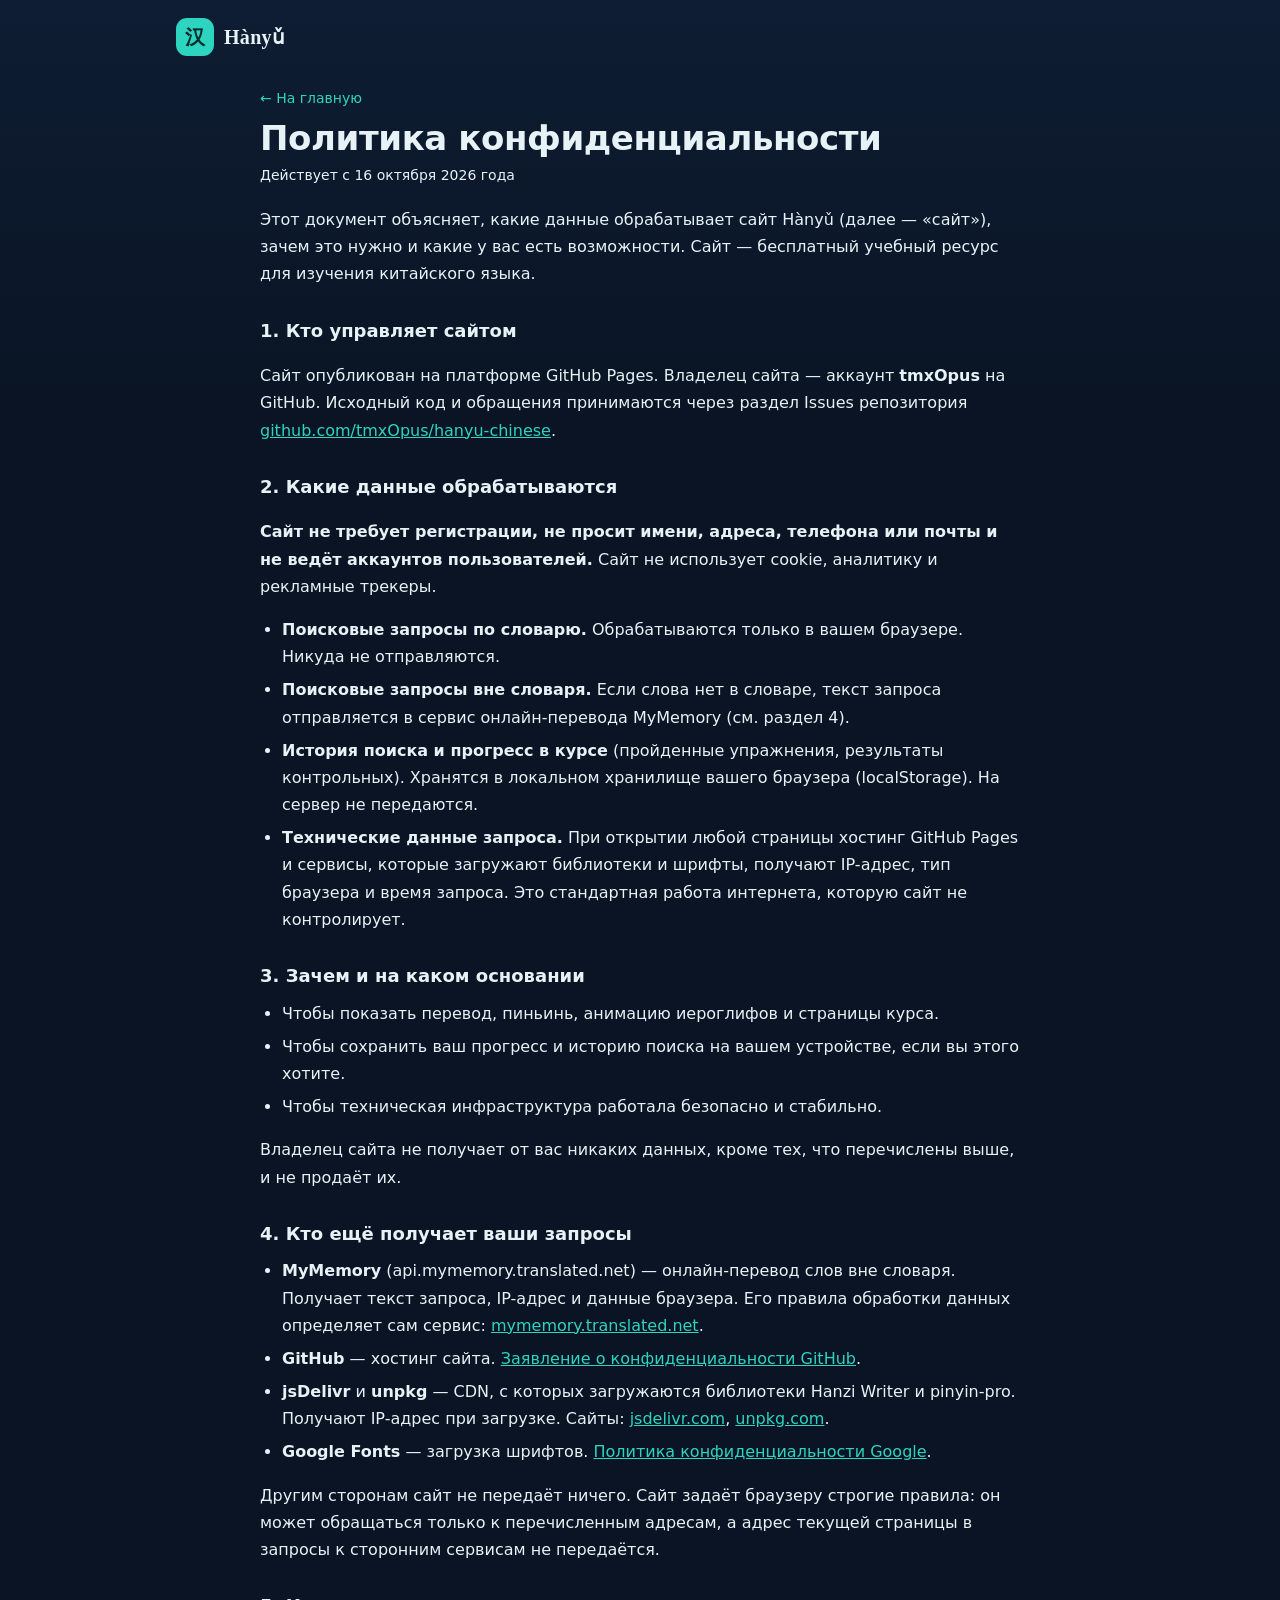
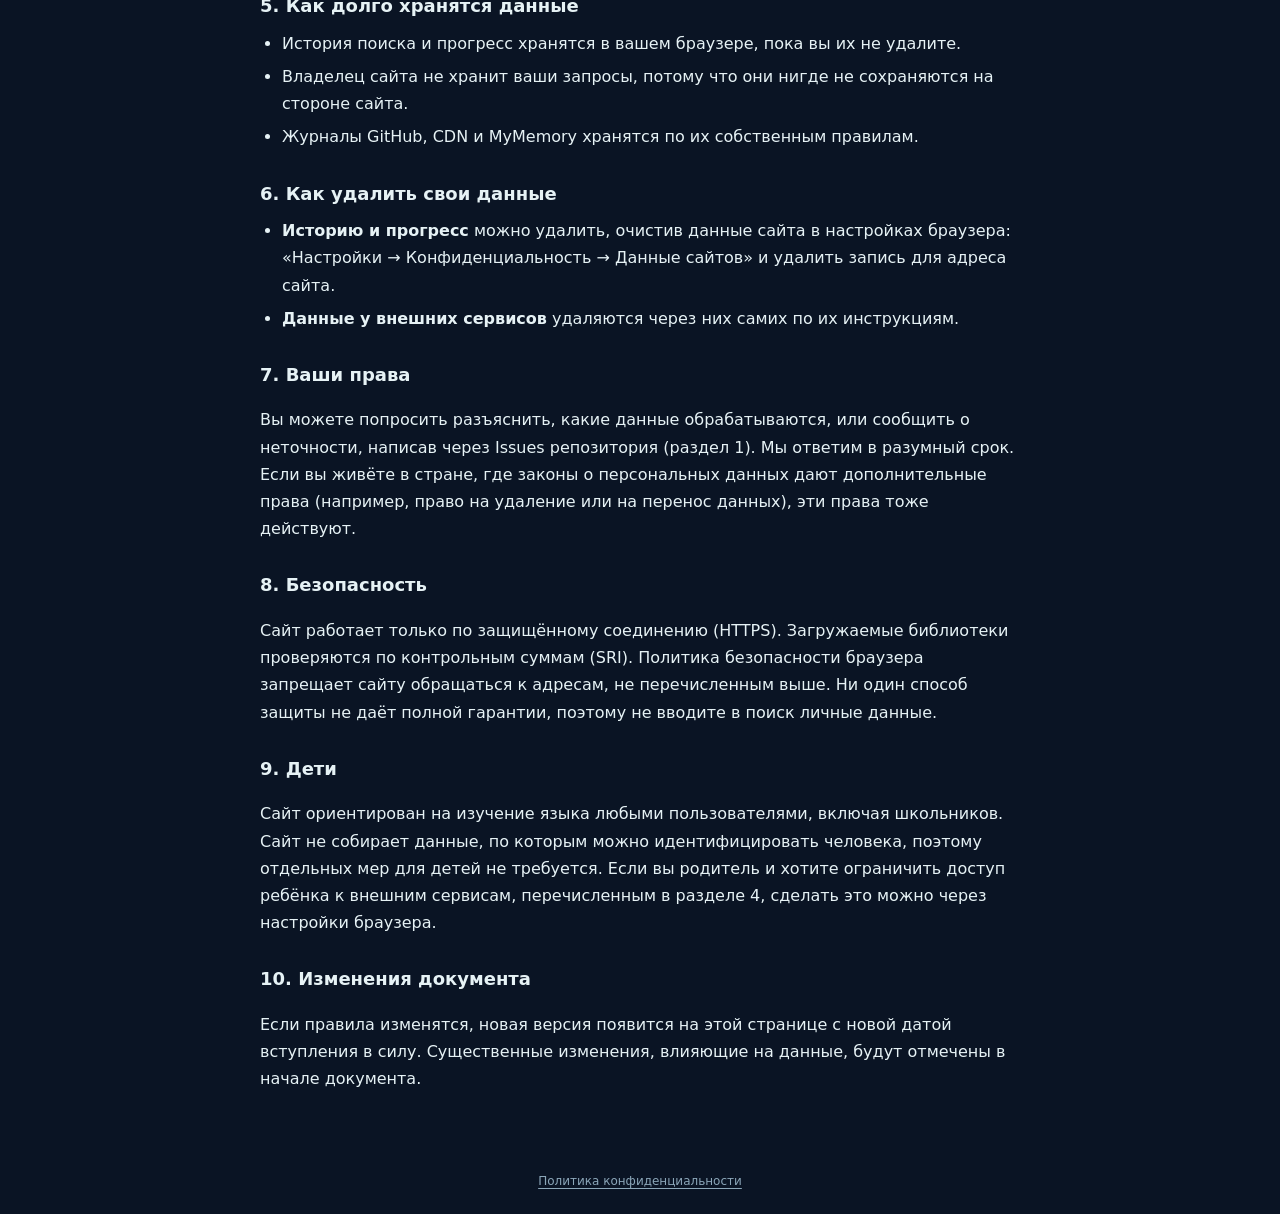
<file: privacy.html>
<!doctype html>
<html lang="ru">
<head>
  <meta charset="utf-8">
  <meta name="viewport" content="width=device-width, initial-scale=1">
  <title>Политика конфиденциальности — Hànyǔ</title>
  <meta name="description" content="Какие данные обрабатывает сайт Hànyǔ, зачем, кто ещё получает запросы и как их удалить.">
  <meta http-equiv="Content-Security-Policy" content="default-src 'self'; script-src 'self'; style-src 'self' https://fonts.googleapis.com; font-src 'self' https://fonts.gstatic.com; img-src 'self' data:; connect-src 'self'; object-src 'none'; base-uri 'self'; form-action 'none'">
  <meta name="referrer" content="strict-origin-when-cross-origin">
  <link rel="icon" href="data:image/svg+xml,%3Csvg xmlns='http://www.w3.org/2000/svg' viewBox='0 0 100 100'%3E%3Crect width='100' height='100' rx='22' fill='%230d9488'/%3E%3Ctext x='50' y='70' font-size='60' text-anchor='middle' fill='%23e6f2f5' font-family='serif'%3E%E6%B1%89%3C/text%3E%3C/svg%3E">
  <link rel="preconnect" href="https://fonts.googleapis.com">
  <link rel="preconnect" href="https://fonts.gstatic.com" crossorigin>
  <link href="https://fonts.googleapis.com/css2?family=Inter:wght@400;500;600;700&family=Noto+Serif+SC:wght@600&display=swap" rel="stylesheet">
  <link rel="stylesheet" href="css/style.css?v=9">
  <link rel="stylesheet" href="css/course.css?v=9">
  <link rel="stylesheet" href="css/legal.css?v=1">
</head>
<body>
  <header class="topbar">
    <a class="brand" href="./" aria-label="Hànyǔ — на главную">
      <span class="brand-mark">汉</span>
      <span class="brand-text">Hànyǔ</span>
    </a>
  </header>

  <main class="container">
    <article class="legal">
      <a class="back" href="./">← На главную</a>
      <h1>Политика конфиденциальности</h1>
      <p class="legal-date">Действует с 16 октября 2026 года</p>

      <p>Этот документ объясняет, какие данные обрабатывает сайт Hànyǔ (далее — «сайт»), зачем это нужно и какие у вас есть возможности. Сайт — бесплатный учебный ресурс для изучения китайского языка.</p>

      <h2>1. Кто управляет сайтом</h2>
      <p>Сайт опубликован на платформе GitHub Pages. Владелец сайта — аккаунт <b>tmxOpus</b> на GitHub. Исходный код и обращения принимаются через раздел Issues репозитория <a href="https://github.com/tmxOpus/hanyu-chinese/issues" target="_blank" rel="noopener">github.com/tmxOpus/hanyu-chinese</a>.</p>

      <h2>2. Какие данные обрабатываются</h2>
      <p><b>Сайт не требует регистрации, не просит имени, адреса, телефона или почты и не ведёт аккаунтов пользователей.</b> Сайт не использует cookie, аналитику и рекламные трекеры.</p>
      <ul>
        <li><b>Поисковые запросы по словарю.</b> Обрабатываются только в вашем браузере. Никуда не отправляются.</li>
        <li><b>Поисковые запросы вне словаря.</b> Если слова нет в словаре, текст запроса отправляется в сервис онлайн-перевода MyMemory (см. раздел 4).</li>
        <li><b>История поиска и прогресс в курсе</b> (пройденные упражнения, результаты контрольных). Хранятся в локальном хранилище вашего браузера (localStorage). На сервер не передаются.</li>
        <li><b>Технические данные запроса.</b> При открытии любой страницы хостинг GitHub Pages и сервисы, которые загружают библиотеки и шрифты, получают IP-адрес, тип браузера и время запроса. Это стандартная работа интернета, которую сайт не контролирует.</li>
      </ul>

      <h2>3. Зачем и на каком основании</h2>
      <ul>
        <li>Чтобы показать перевод, пиньинь, анимацию иероглифов и страницы курса.</li>
        <li>Чтобы сохранить ваш прогресс и историю поиска на вашем устройстве, если вы этого хотите.</li>
        <li>Чтобы техническая инфраструктура работала безопасно и стабильно.</li>
      </ul>
      <p>Владелец сайта не получает от вас никаких данных, кроме тех, что перечислены выше, и не продаёт их.</p>

      <h2>4. Кто ещё получает ваши запросы</h2>
      <ul>
        <li><b>MyMemory</b> (api.mymemory.translated.net) — онлайн-перевод слов вне словаря. Получает текст запроса, IP-адрес и данные браузера. Его правила обработки данных определяет сам сервис: <a href="https://mymemory.translated.net/" target="_blank" rel="noopener">mymemory.translated.net</a>.</li>
        <li><b>GitHub</b> — хостинг сайта. <a href="https://docs.github.com/site-policy/privacy-policies/github-privacy-statement" target="_blank" rel="noopener">Заявление о конфиденциальности GitHub</a>.</li>
        <li><b>jsDelivr</b> и <b>unpkg</b> — CDN, с которых загружаются библиотеки Hanzi Writer и pinyin-pro. Получают IP-адрес при загрузке. Сайты: <a href="https://www.jsdelivr.com/" target="_blank" rel="noopener">jsdelivr.com</a>, <a href="https://unpkg.com/" target="_blank" rel="noopener">unpkg.com</a>.</li>
        <li><b>Google Fonts</b> — загрузка шрифтов. <a href="https://policies.google.com/privacy" target="_blank" rel="noopener">Политика конфиденциальности Google</a>.</li>
      </ul>
      <p>Другим сторонам сайт не передаёт ничего. Сайт задаёт браузеру строгие правила: он может обращаться только к перечисленным адресам, а адрес текущей страницы в запросы к сторонним сервисам не передаётся.</p>

      <h2>5. Как долго хранятся данные</h2>
      <ul>
        <li>История поиска и прогресс хранятся в вашем браузере, пока вы их не удалите.</li>
        <li>Владелец сайта не хранит ваши запросы, потому что они нигде не сохраняются на стороне сайта.</li>
        <li>Журналы GitHub, CDN и MyMemory хранятся по их собственным правилам.</li>
      </ul>

      <h2>6. Как удалить свои данные</h2>
      <ul>
        <li><b>Историю и прогресс</b> можно удалить, очистив данные сайта в настройках браузера: «Настройки → Конфиденциальность → Данные сайтов» и удалить запись для адреса сайта.</li>
        <li><b>Данные у внешних сервисов</b> удаляются через них самих по их инструкциям.</li>
      </ul>

      <h2>7. Ваши права</h2>
      <p>Вы можете попросить разъяснить, какие данные обрабатываются, или сообщить о неточности, написав через Issues репозитория (раздел 1). Мы ответим в разумный срок. Если вы живёте в стране, где законы о персональных данных дают дополнительные права (например, право на удаление или на перенос данных), эти права тоже действуют.</p>

      <h2>8. Безопасность</h2>
      <p>Сайт работает только по защищённому соединению (HTTPS). Загружаемые библиотеки проверяются по контрольным суммам (SRI). Политика безопасности браузера запрещает сайту обращаться к адресам, не перечисленным выше. Ни один способ защиты не даёт полной гарантии, поэтому не вводите в поиск личные данные.</p>

      <h2>9. Дети</h2>
      <p>Сайт ориентирован на изучение языка любыми пользователями, включая школьников. Сайт не собирает данные, по которым можно идентифицировать человека, поэтому отдельных мер для детей не требуется. Если вы родитель и хотите ограничить доступ ребёнка к внешним сервисам, перечисленным в разделе 4, сделать это можно через настройки браузера.</p>

      <h2>10. Изменения документа</h2>
      <p>Если правила изменятся, новая версия появится на этой странице с новой датой вступления в силу. Существенные изменения, влияющие на данные, будут отмечены в начале документа.</p>
    </article>
  </main>

  <footer class="footer">
    <a href="privacy.html">Политика конфиденциальности</a>
  </footer>
</body>
</html>
</file>
<file: css/style.css>
:root {
  --bg: #0a1424;
  --bg-2: #0e1d33;
  --card: #112742;
  --card-2: #163252;
  --ink: #e6f2f5;
  --muted: #8ba6b8;
  --line: #1f3b5a;
  --accent: #2dd4bf;
  --accent-ink: #042f2e;
  --accent-soft: rgba(45, 212, 191, .14);
  --shadow: 0 1px 2px rgba(0, 0, 0, .3), 0 18px 40px -18px rgba(0, 0, 0, .6);
  --radius: 18px;

  /* Тоны пиньиня — читаются на тёмном фоне */
  --t1: #ff8fab;
  --t2: #8ce99a;
  --t3: #74c0fc;
  --t4: #d0bfff;
  --t5: #adb5bd;

  color-scheme: dark;
}

* { box-sizing: border-box; }
[hidden] { display: none !important; }
html, body { margin: 0; }

body {
  font-family: "Inter", system-ui, -apple-system, "Segoe UI", Roboto, sans-serif;
  background:
    radial-gradient(900px 480px at 50% -12%, rgba(45, 212, 191, .10), transparent 70%),
    linear-gradient(180deg, var(--bg-2), var(--bg) 420px);
  background-color: var(--bg);
  color: var(--ink);
  min-height: 100vh;
  display: flex;
  flex-direction: column;
  -webkit-font-smoothing: antialiased;
}

button, input { font: inherit; }

:focus-visible {
  outline: 3px solid var(--accent);
  outline-offset: 3px;
  border-radius: 8px;
}
.search input:focus-visible { outline: none; }

.visually-hidden {
  position: absolute;
  width: 1px;
  height: 1px;
  overflow: hidden;
  clip: rect(0 0 0 0);
  white-space: nowrap;
}

.container {
  width: 100%;
  max-width: 960px;
  margin: 0 auto;
  padding: 0 16px;
  flex: 1;
}

/* ---------- Шапка ---------- */
.topbar {
  display: flex;
  align-items: center;
  justify-content: space-between;
  gap: 16px;
  max-width: 960px;
  width: 100%;
  margin: 0 auto;
  padding: 18px 16px 0;
}

/* Навигация между словарём и курсом (общая для всех страниц) */
.site-nav { display: flex; gap: 18px; font-size: 14px; }
.site-nav a {
  color: var(--muted);
  text-decoration: none;
  padding: 6px 2px;
  border-bottom: 2px solid transparent;
}
.site-nav a:hover { color: var(--ink); }
.site-nav a[aria-current="page"] { color: var(--accent); border-bottom-color: var(--accent); }

/* Кнопка «Правила» в шапке — заметная, как отдельная кнопка */
.site-nav a.nav-pill {
  border: 1px solid var(--accent);
  border-radius: 999px;
  padding: 6px 14px;
  color: var(--accent);
  font-weight: 600;
  border-bottom-color: var(--accent);
}
.site-nav a.nav-pill:hover { background: var(--accent-soft); color: var(--accent); }

/* Кнопка «Начать изучение» внизу главной: градиент, пульсирующее свечение и звёздочки */
.cta {
  display: flex;
  justify-content: center;
  padding: 36px 0 8px;
  animation: float 3s ease-in-out infinite;
}

@keyframes float {
  0%, 100% { transform: translateY(0); }
  50% { transform: translateY(-6px); }
}

.btn-hero {
  position: relative;
  display: inline-flex;
  align-items: center;
  padding: 18px 40px;
  border-radius: 999px;
  background: linear-gradient(135deg, #5eead4 0%, #2dd4bf 40%, #0f9d8f 100%);
  color: #042f2e;
  font-size: 18px;
  font-weight: 700;
  letter-spacing: .2px;
  text-decoration: none;
  box-shadow:
    0 0 0 1px rgba(255, 255, 255, .12) inset,
    0 14px 36px -10px rgba(45, 212, 191, .55);
  animation: pulse 2.4s ease-in-out infinite;
  transition: transform .2s ease;
}

@keyframes pulse {
  0%, 100% {
    box-shadow:
      0 0 0 1px rgba(255, 255, 255, .12) inset,
      0 0 0 0 rgba(45, 212, 191, .55),
      0 14px 36px -10px rgba(45, 212, 191, .55);
  }
  50% {
    box-shadow:
      0 0 0 1px rgba(255, 255, 255, .12) inset,
      0 0 0 14px rgba(45, 212, 191, 0),
      0 18px 46px -8px rgba(45, 212, 191, .9);
  }
}
.btn-hero::before {
  /* блик, проходящий по кнопке */
  content: "";
  position: absolute;
  inset: 0;
  border-radius: inherit;
  background: linear-gradient(105deg, transparent 35%, rgba(255, 255, 255, .45) 50%, transparent 65%);
  background-size: 250% 100%;
  background-position: 120% 0;
  animation: shine 3.6s ease-in-out infinite;
  pointer-events: none;
}
.btn-hero:hover {
  transform: translateY(-2px);
  box-shadow:
    0 0 0 1px rgba(255, 255, 255, .15) inset,
    0 20px 44px -12px rgba(45, 212, 191, .7);
}
.btn-hero:active { transform: scale(.97); }
.btn-hero-text { position: relative; }

.btn-hero .star {
  position: absolute;
  color: #ccfbf1;
  font-size: 14px;
  line-height: 1;
  pointer-events: none;
  text-shadow: 0 0 8px rgba(204, 251, 241, .9);
  animation: twinkle 2.4s ease-in-out infinite;
}
.btn-hero .s1 { top: -10px; left: 22px; font-size: 16px; }
.btn-hero .s2 { top: -14px; right: 34px; font-size: 11px; animation-delay: .5s; }
.btn-hero .s3 { bottom: -12px; left: 50%; font-size: 13px; animation-delay: 1s; }
.btn-hero .s4 { bottom: -8px; right: 22px; font-size: 16px; animation-delay: 1.5s; }
.btn-hero .s5 { top: 50%; left: -14px; font-size: 11px; animation-delay: .8s; }

@keyframes twinkle {
  0%, 100% { opacity: .35; transform: scale(.6) rotate(0deg); }
  50% { opacity: 1; transform: scale(1.2) rotate(45deg); }
}

@keyframes shine {
  0%, 60% { background-position: 120% 0; }
  100% { background-position: -120% 0; }
}

.brand {
  display: inline-flex;
  align-items: center;
  gap: 10px;
  text-decoration: none;
  color: var(--ink);
}

/* Логотип: засечковый шрифт Noto Serif SC — читается легко и выглядит по-китайски */
.brand-mark {
  display: grid;
  place-items: center;
  width: 38px;
  height: 38px;
  border-radius: 11px;
  background: var(--accent);
  color: var(--accent-ink);
  font-family: "Noto Serif SC", serif;
  font-size: 20px;
  font-weight: 600;
  line-height: 1;
}

.brand-text {
  font-family: "Noto Serif SC", serif;
  font-size: 20px;
  font-weight: 600;
  line-height: 1;
  letter-spacing: .3px;
}

/* ---------- Поиск ---------- */
.hero { padding: 72px 0 8px; text-align: center; }

h1 {
  margin: 0 0 22px;
  font-size: clamp(28px, 5vw, 40px);
  line-height: 1.15;
  font-weight: 700;
  letter-spacing: -.4px;
}

.search {
  display: flex;
  align-items: center;
  gap: 8px;
  padding: 7px 7px 7px 18px;
  background: var(--card);
  border: 1px solid var(--line);
  border-radius: 999px;
  box-shadow: var(--shadow);
  transition: border-color .2s, box-shadow .2s;
}
.search:focus-within {
  border-color: var(--accent);
  box-shadow: 0 0 0 4px var(--accent-soft), var(--shadow);
}

.search-icon {
  width: 20px;
  height: 20px;
  flex: none;
  color: var(--muted);
}

.search input {
  flex: 1;
  min-width: 0;
  border: 0;
  outline: 0;
  background: transparent;
  color: var(--ink);
  font-size: 18px;
  padding: 10px 0;
  font-family: "Noto Sans SC", "Inter", sans-serif;
}
.search input::placeholder { color: var(--muted); opacity: .8; }

.btn-primary {
  border: 0;
  cursor: pointer;
  padding: 12px 24px;
  border-radius: 999px;
  background: var(--accent);
  color: var(--accent-ink);
  font-weight: 700;
  transition: filter .2s, transform .15s;
}
.btn-primary:hover { filter: brightness(1.08); }
.btn-primary:active { transform: scale(.97); }

.chips {
  display: flex;
  flex-wrap: wrap;
  gap: 8px;
  justify-content: center;
  margin-top: 16px;
}

.chip {
  border: 1px solid var(--line);
  background: var(--card);
  color: var(--ink);
  border-radius: 999px;
  padding: 7px 14px;
  font-size: 14px;
  cursor: pointer;
  transition: border-color .2s, color .2s, transform .15s;
}
.chip:hover { border-color: var(--accent); color: var(--accent); }
.chip:active { transform: scale(.97); }
.chip .zh-chip { font-family: "Noto Sans SC", sans-serif; margin-right: 4px; }

.suggest { margin-top: 14px; }
.suggest-label {
  display: block;
  margin-bottom: 8px;
  font-size: 13px;
  color: var(--muted);
}

/* ---------- Карточка результата ---------- */
.result { margin: 24px 0 8px; animation: rise .4s cubic-bezier(.2, .7, .2, 1); }

@keyframes rise {
  from { opacity: 0; transform: translateY(8px); }
  to { opacity: 1; transform: none; }
}

.result-card {
  background: var(--card);
  border: 1px solid var(--line);
  border-radius: var(--radius);
  box-shadow: var(--shadow);
  padding: 30px;
}

.result-top {
  display: flex;
  align-items: center;
  justify-content: space-between;
  gap: 12px;
  flex-wrap: wrap;
}

.badge {
  font-size: 12px;
  font-weight: 600;
  padding: 5px 11px;
  border-radius: 999px;
  background: var(--accent-soft);
  color: var(--accent);
}

.source { font-size: 12px; color: var(--muted); }
.source.online { color: #fcc419; }

.word-row {
  display: flex;
  align-items: flex-end;
  gap: 16px;
  flex-wrap: wrap;
  margin: 16px 0 4px;
}

.word-zh {
  font-family: "Noto Sans SC", "PingFang SC", sans-serif;
  font-size: clamp(60px, 12vw, 92px);
  font-weight: 500;
  line-height: 1;
  word-break: break-word;
}

.speak { margin-bottom: 10px; }

.pinyin {
  font-size: clamp(20px, 3.4vw, 26px);
  font-weight: 500;
  margin-bottom: 16px;
  word-break: break-word;
}

.syl { font-weight: 600; }
.t1 { color: var(--t1); }
.t2 { color: var(--t2); }
.t3 { color: var(--t3); }
.t4 { color: var(--t4); }
.t5 { color: var(--t5); }

.meaning {
  padding: 16px 18px;
  border-radius: 14px;
  background: var(--bg-2);
}
.meaning-label {
  display: block;
  font-size: 12px;
  color: var(--muted);
  text-transform: uppercase;
  letter-spacing: 1px;
  margin-bottom: 6px;
}
.meaning-text { font-size: 19px; line-height: 1.45; font-weight: 500; }

.note { margin: 10px 2px 0; font-size: 13px; color: var(--muted); }

/* ---------- Порядок черт ---------- */
.strokes { margin-top: 26px; }

.strokes-head {
  display: flex;
  align-items: center;
  justify-content: space-between;
  gap: 12px;
  flex-wrap: wrap;
  margin-bottom: 14px;
}

.section-title {
  margin: 0;
  font-size: 12px;
  font-weight: 600;
  letter-spacing: 1px;
  text-transform: uppercase;
  color: var(--muted);
}

.btn-ghost {
  border: 1px solid var(--line);
  background: transparent;
  color: var(--ink);
  border-radius: 999px;
  padding: 8px 14px;
  cursor: pointer;
  font-size: 14px;
  transition: border-color .2s, color .2s;
}
.btn-ghost:hover { border-color: var(--accent); color: var(--accent); }

.tiles { display: flex; flex-wrap: wrap; gap: 14px; }

.tile {
  width: 164px;
  display: flex;
  flex-direction: column;
  align-items: center;
  gap: 8px;
  padding: 12px;
  border-radius: 16px;
  border: 1px solid var(--line);
  background: var(--bg-2);
}

.stage {
  width: 140px;
  height: 140px;
  border-radius: 12px;
  background:
    linear-gradient(var(--line), var(--line)) center / 1px 100% no-repeat,
    linear-gradient(var(--line), var(--line)) center / 100% 1px no-repeat,
    var(--card);
  display: grid;
  place-items: center;
  cursor: pointer;
  overflow: hidden;
  font-family: "Noto Sans SC", sans-serif;
  font-size: 96px;
}
.stage svg { display: block; }

.tile-foot {
  display: flex;
  align-items: center;
  gap: 8px;
  width: 100%;
  justify-content: space-between;
}

.tile-py { font-size: 15px; font-weight: 600; }

.tile-replay {
  border: 0;
  background: var(--accent-soft);
  color: var(--accent);
  width: 30px;
  height: 30px;
  border-radius: 50%;
  cursor: pointer;
  font-size: 15px;
  display: grid;
  place-items: center;
}

.tile-meta { font-size: 13px; color: var(--muted); text-align: center; }

.tile-error { font-size: 12px; color: var(--muted); text-align: center; }

/* ---------- Состояния ---------- */
.loading {
  display: flex;
  align-items: center;
  gap: 12px;
  color: var(--muted);
  padding: 8px 2px;
}
.spinner {
  width: 18px;
  height: 18px;
  border-radius: 50%;
  border: 2px solid var(--line);
  border-top-color: var(--accent);
  animation: spin .8s linear infinite;
}
@keyframes spin { to { transform: rotate(360deg); } }

.empty { text-align: center; color: var(--muted); padding: 18px 8px 4px; }
.empty strong { color: var(--ink); }

/* ---------- История и подвал ---------- */
.history { margin: 30px 0 0; }
.history .chips { justify-content: flex-start; margin-top: 10px; }

.footer a { color: var(--muted); text-decoration: underline; text-underline-offset: 3px; font-size: 12px; }
.footer a:hover { color: var(--accent); }

.search-note {
  margin: 10px 0 0;
  font-size: 12px;
  color: var(--muted);
  text-align: center;
}

.footer {
  width: 100%;
  max-width: 960px;
  margin: 40px auto 0;
  padding: 18px 16px 26px;
  font-size: 12px;
  color: var(--muted);
  text-align: center;
}

/* ---------- Мобильные ---------- */
@media (max-width: 560px) {
  .hero { padding-top: 20px; }
  .search { padding-left: 14px; }
  .search-icon { display: none; }
  .search input { font-size: 16px; }
  .btn-primary { padding: 11px 16px; }
  .result-card { padding: 20px; }
  .tile { width: calc(50% - 7px); }
}

/* Пасхалка: сердечки для имени «Кира» */
.heart {
  position: fixed;
  bottom: -40px;
  z-index: 50;
  pointer-events: none;
  animation: heart-rise 3s ease-in forwards;
}

@keyframes heart-rise {
  0% { transform: translateY(0) scale(.6) rotate(0deg); opacity: 0; }
  15% { opacity: 1; }
  100% { transform: translateY(-110vh) scale(1.1) rotate(-25deg); opacity: 0; }
}

@media (prefers-reduced-motion: reduce) {
  *, *::before, *::after { animation: none !important; transition: none !important; }
}
</file>
<file: css/course.css>
/* Раздел «Курс» — дополняет style.css */

.course { padding: 24px 0 8px; }
.course-title { font-size: clamp(24px, 4vw, 32px); margin: 8px 0 18px; text-align: left; letter-spacing: -.3px; }

.back { color: var(--muted); text-decoration: none; font-size: 14px; }
.back:hover { color: var(--accent); }

/* ---------- Кнопка «Правила языка» ---------- */
.rules-link {
  display: flex; flex-direction: column; gap: 2px; align-items: flex-start;
  margin: 0 0 18px; padding: 14px 20px; border-radius: var(--radius);
  background: var(--accent-soft); border: 1px solid var(--accent);
  color: var(--ink); text-decoration: none; font-weight: 700; font-size: 16px;
  transition: transform .15s ease, filter .2s;
}
.rules-link:hover { transform: translateY(-1px); filter: brightness(1.1); }
.rules-link-sub { font-size: 13px; font-weight: 400; color: var(--muted); }

.rules-section { margin: 30px 0 12px; }

/* ---------- Страница правил: термины, списки, пиньинь в тексте ---------- */
.glossary .term { padding: 9px 0; border-bottom: 1px solid var(--line); line-height: 1.6; }
.glossary .term:last-child { border-bottom: 0; }
.glossary b { color: var(--accent); font-weight: 600; }

.plain { margin: 0; padding-left: 20px; line-height: 1.8; }
.plain li { margin-bottom: 6px; }
.zh-inline { font-family: "Noto Sans SC", sans-serif; font-size: 17px; }
.py-inline { font-size: 13px; font-weight: 500; color: var(--accent); margin-left: 6px; }

/* ---------- Список уроков ---------- */
.lesson-list { display: grid; gap: 12px; }

.lesson-card {
  display: flex; gap: 16px; align-items: center;
  padding: 18px 20px; border-radius: var(--radius);
  background: var(--card); border: 1px solid var(--line);
  color: var(--ink); text-decoration: none; transition: border-color .2s, transform .15s;
}
.lesson-card:hover { border-color: var(--accent); transform: translateY(-1px); }

.lesson-num {
  flex: none; width: 44px; height: 44px; border-radius: 12px;
  display: grid; place-items: center; font-weight: 700; font-size: 18px;
  background: var(--accent-soft); color: var(--accent);
}
.lesson-body h2 { margin: 0 0 4px; font-size: 18px; }
.lesson-intro { margin: 0 0 6px; color: var(--muted); font-size: 14px; }
.lesson-meta { font-size: 12px; color: var(--muted); }

.lesson-card.checkpoint { border-style: dashed; }
.lesson-card.checkpoint .lesson-num { background: transparent; border: 1px dashed var(--accent); font-size: 14px; }
.lesson-card.checkpoint .score { color: var(--accent); font-weight: 600; }

/* ---------- Вкладки урока ---------- */
.tabs { display: flex; gap: 6px; flex-wrap: wrap; margin-bottom: 18px; border-bottom: 1px solid var(--line); }
.tab {
  padding: 10px 14px; color: var(--muted); text-decoration: none; font-weight: 600; font-size: 14px;
  border-bottom: 2px solid transparent; margin-bottom: -1px;
}
.tab:hover { color: var(--ink); }
.tab.active { color: var(--accent); border-bottom-color: var(--accent); }

/* ---------- Слова ---------- */
.word-grid { display: grid; grid-template-columns: repeat(auto-fill, minmax(190px, 1fr)); gap: 10px; }
.word {
  background: var(--card); border: 1px solid var(--line); border-radius: 14px;
  padding: 14px; display: grid; gap: 4px; position: relative;
}
.word-zh-c { font-family: "Noto Sans SC", sans-serif; font-size: 26px; line-height: 1.2; }
.word-py { font-size: 14px; font-weight: 600; }
.word-ru { font-size: 14px; color: var(--muted); }
.icon-btn {
  position: absolute; top: 10px; right: 10px; width: 30px; height: 30px; border-radius: 50%;
  border: 0; background: var(--accent-soft); cursor: pointer; font-size: 14px;
}

/* ---------- Текст ---------- */
.dialog { display: grid; gap: 10px; }
.line {
  display: grid; grid-template-columns: 34px 1fr auto; gap: 12px; align-items: start;
  background: var(--card); border: 1px solid var(--line); border-radius: 14px; padding: 14px 16px;
}
.speaker {
  width: 34px; height: 34px; border-radius: 50%; display: grid; place-items: center;
  background: var(--card-2); color: var(--accent); font-weight: 700; font-size: 14px;
}
.line-zh { font-family: "Noto Sans SC", sans-serif; font-size: 19px; line-height: 1.5; }
.line-py { font-size: 13px; color: var(--accent); margin-top: 2px; }
.line-ru { font-size: 14px; color: var(--muted); margin-top: 4px; }
.line .icon-btn { position: static; }

/* ---------- Грамматика ---------- */
.gram { display: grid; gap: 14px; }
.gram-card { background: var(--card); border: 1px solid var(--line); border-radius: var(--radius); padding: 20px; }
.gram-card h2 { margin: 0 0 8px; font-size: 17px; }
.gram-card p { margin: 0 0 12px; line-height: 1.6; color: var(--ink); }
.example { display: grid; gap: 2px; padding: 10px 12px; border-radius: 10px; background: var(--bg-2); margin-top: 8px; }
.example .zh { font-family: "Noto Sans SC", sans-serif; font-size: 17px; }
.example .py { font-size: 13px; font-weight: 500; color: var(--accent); }
.example .ru { font-size: 14px; color: var(--muted); }

/* ---------- Упражнения: сборка предложений ---------- */
.exercises { display: grid; gap: 14px; }
.ex {
  background: var(--card); border: 1px solid var(--line); border-radius: var(--radius); padding: 18px 20px;
}
.ex.done { border-color: var(--accent); }
.ex-prompt { font-weight: 600; margin-bottom: 10px; }
.answer, .bank {
  min-height: 52px; display: flex; flex-wrap: wrap; gap: 8px; align-items: center;
  padding: 10px; border-radius: 12px; background: var(--bg-2); border: 1px dashed var(--line);
}
.answer { margin-bottom: 10px; }
.tok {
  display: inline-flex; flex-direction: column; align-items: center; gap: 2px;
  font-family: "Noto Sans SC", sans-serif; font-size: 18px; line-height: 1.2; padding: 6px 12px;
  border-radius: 10px; border: 1px solid var(--line); background: var(--card-2); color: var(--ink); cursor: pointer;
}
.tok-py { font-family: "Inter", sans-serif; font-size: 12px; font-weight: 500; color: var(--accent); }
.tok:hover { border-color: var(--accent); }
.ex-actions { display: flex; gap: 10px; align-items: center; margin-top: 12px; flex-wrap: wrap; }
.ex-actions .btn-primary { padding: 9px 18px; font-size: 14px; }
.msg { font-size: 14px; color: var(--muted); }
.msg.ok { color: var(--accent); font-weight: 600; }
.msg.bad { color: #ff8787; }
.reveal { font-family: "Noto Sans SC", sans-serif; font-size: 17px; color: var(--accent); white-space: pre-line; }

/* ---------- Контрольная ---------- */
.check-q { background: var(--card); border: 1px solid var(--line); border-radius: var(--radius); padding: 18px 20px; margin-bottom: 14px; }
.check-q .q { font-weight: 600; margin-bottom: 12px; }
.opts { display: grid; gap: 8px; }
.opt {
  text-align: left; padding: 11px 14px; border-radius: 12px; border: 1px solid var(--line);
  background: var(--bg-2); color: var(--ink); cursor: pointer; font-family: "Noto Sans SC", sans-serif; font-size: 16px;
}
.opt:hover { border-color: var(--accent); }
.opt.right { border-color: var(--accent); background: var(--accent-soft); }
.opt.wrong { border-color: #ff8787; }
.opt:disabled { cursor: default; }
.result-box {
  text-align: center; padding: 28px; border-radius: var(--radius);
  background: var(--card); border: 1px solid var(--accent); margin-top: 8px;
}
.result-box .big { font-size: 40px; font-weight: 700; color: var(--accent); }

@media (max-width: 560px) {
  .site-nav { gap: 14px; }
  .line { grid-template-columns: 30px 1fr; }
  .line .icon-btn { grid-column: 2; justify-self: start; }
  .speaker { width: 30px; height: 30px; }
}

/* ---------- Иероглифы урока ---------- */
.char-grid { display: grid; grid-template-columns: repeat(auto-fill, minmax(150px, 1fr)); gap: 12px; }
.char-card {
  background: var(--card); border: 1px solid var(--line); border-radius: 16px;
  padding: 14px; display: grid; justify-items: center; gap: 4px; text-align: center;
}
.char-glyph {
  font-family: "Noto Sans SC", sans-serif; font-size: 52px; line-height: 1.1; color: var(--ink);
}
.char-glyph.small { font-size: 40px; width: 56px; text-align: center; }
.char-py { font-size: 15px; font-weight: 600; color: var(--accent); }
.char-ru { font-size: 13px; color: var(--muted); min-height: 2.6em; }
.char-actions { display: flex; gap: 6px; align-items: center; flex-wrap: wrap; justify-content: center; margin-top: 4px; }
.char-actions .icon-btn { position: static; }

.stroke-box { display: grid; justify-items: center; gap: 6px; }
.stroke-stage { min-height: 0; }
.stroke-stage:empty { display: none; }
.btn-ghost.small { padding: 6px 10px; font-size: 13px; }

/* ---------- Звуки ---------- */
.sound-table { display: grid; gap: 10px; margin-bottom: 18px; }
.sound-row {
  display: grid; grid-template-columns: 64px 1fr auto; gap: 14px; align-items: center;
  background: var(--card); border: 1px solid var(--line); border-radius: 14px; padding: 10px 14px;
}
.sound-info { display: grid; gap: 2px; }
.empty { color: var(--muted); padding: 12px 0; }

/* ---------- Аудио упражнений ---------- */
.volume-bar {
  display: flex; align-items: center; gap: 12px; flex-wrap: wrap;
  background: var(--card); border: 1px solid var(--line); border-radius: 14px;
  padding: 12px 14px; margin-bottom: 18px;
}
.volume-bar input[type="range"] { flex: 1; min-width: 140px; accent-color: var(--accent); }
.vol-label { font-weight: 600; font-size: 14px; }
.vol-value { min-width: 44px; font-variant-numeric: tabular-nums; color: var(--muted); font-size: 14px; }

.play-btn {
  display: inline-flex; align-items: center; gap: 6px; margin: 0 0 10px;
  border: 1px solid var(--accent); background: var(--accent-soft); color: var(--accent);
  border-radius: 999px; padding: 6px 14px; font: inherit; font-size: 14px; font-weight: 600; cursor: pointer;
}
.play-btn:hover { filter: brightness(1.1); }
</file>
<file: css/legal.css>
/* Юридические страницы (политика конфиденциальности) */

.legal {
  max-width: 760px;
  margin: 0 auto;
  padding: 28px 0 8px;
  line-height: 1.7;
}

.legal h1 { font-size: clamp(26px, 4vw, 34px); margin: 8px 0 6px; }
.legal h2 { font-size: 18px; margin: 28px 0 8px; color: var(--ink); }
.legal p, .legal li { color: var(--ink); }
.legal ul { padding-left: 22px; margin: 0 0 12px; }
.legal li { margin-bottom: 6px; }
.legal a { color: var(--accent); }
.legal-date { color: var(--muted); font-size: 14px; margin: 0 0 18px; }
</file>
